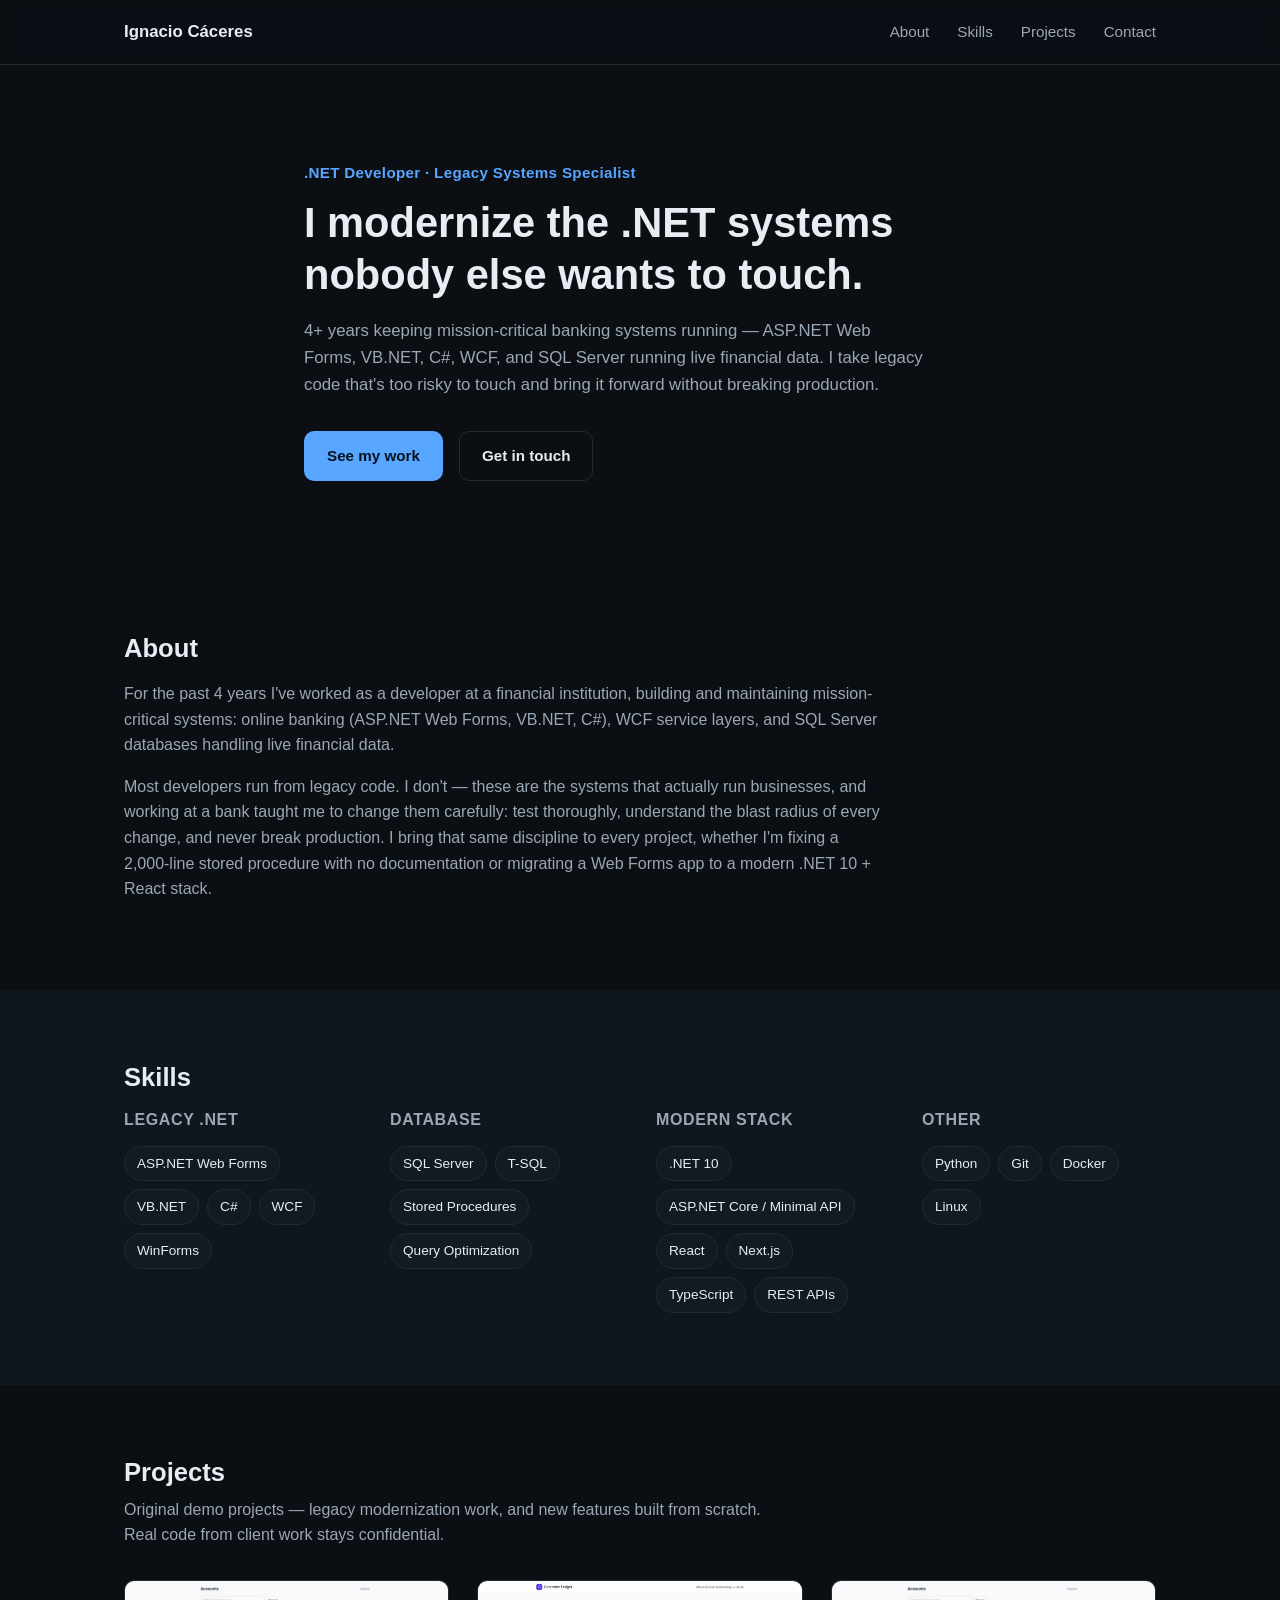
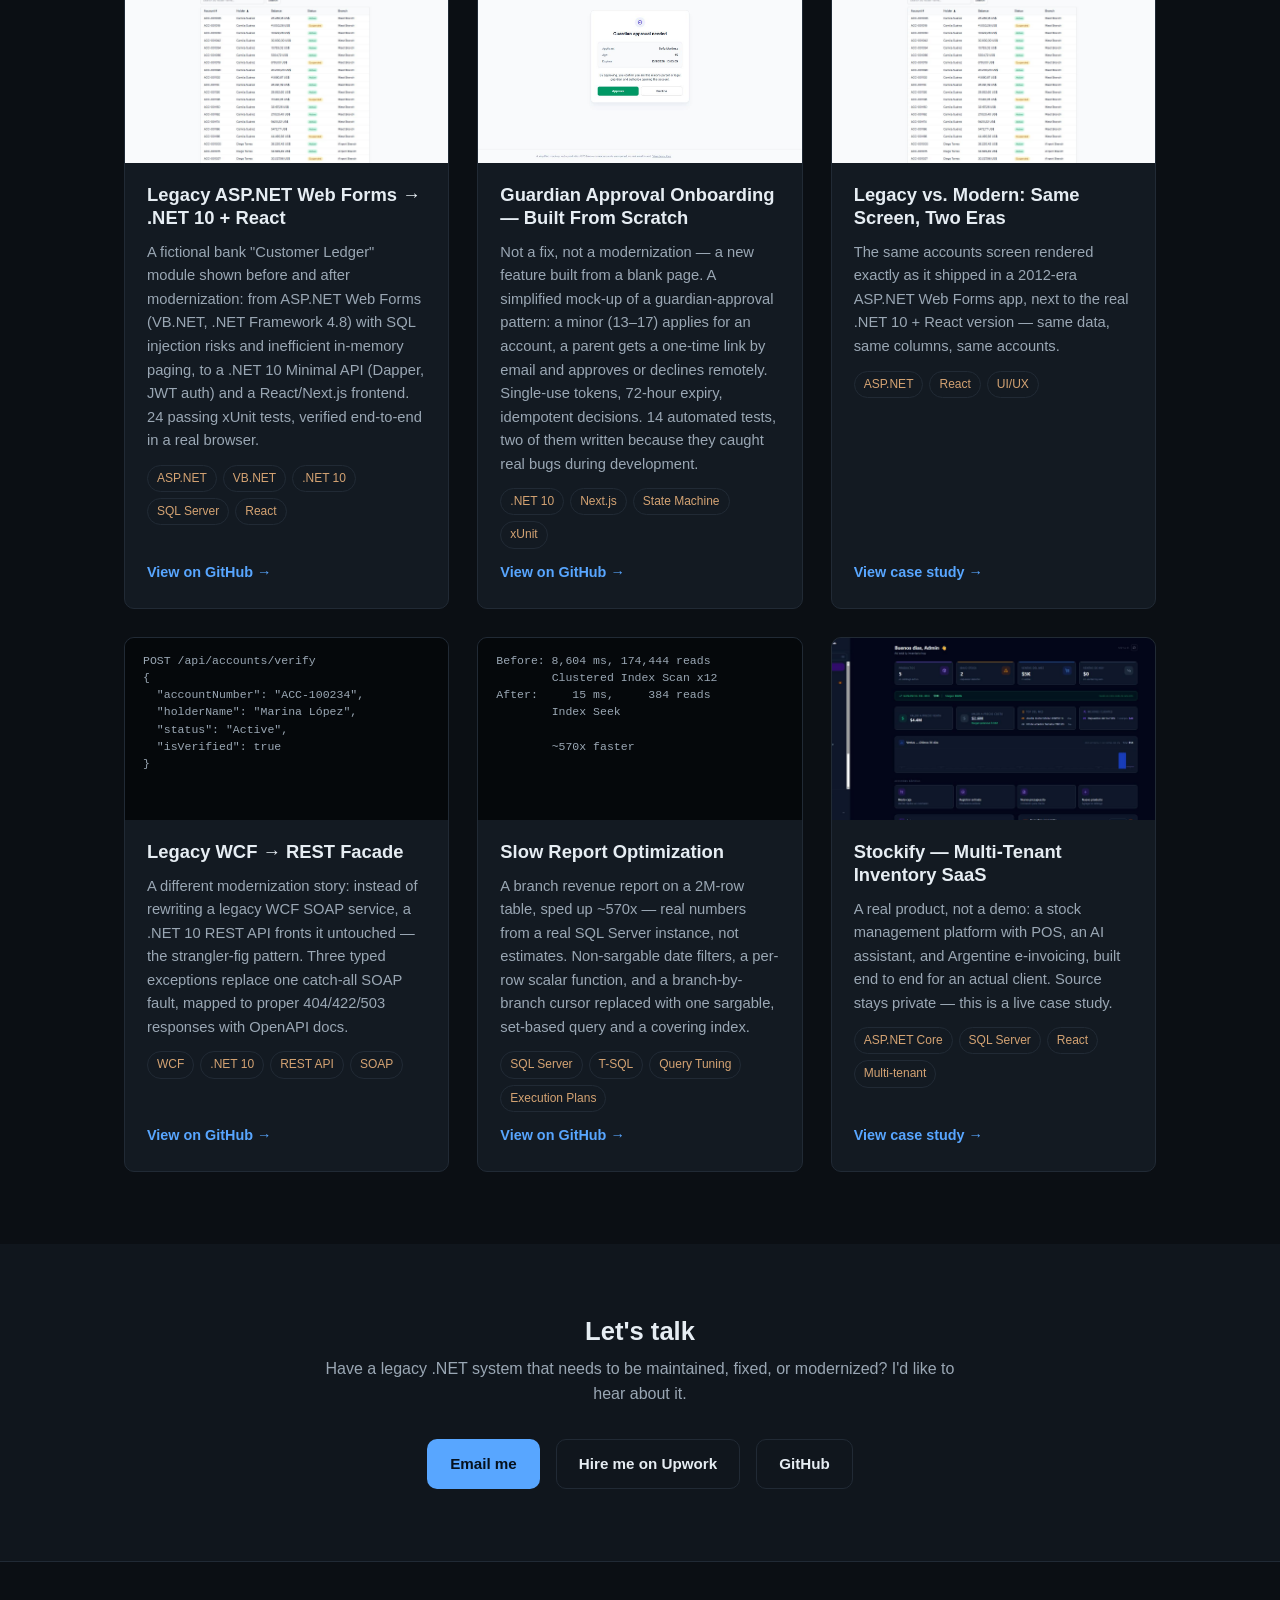
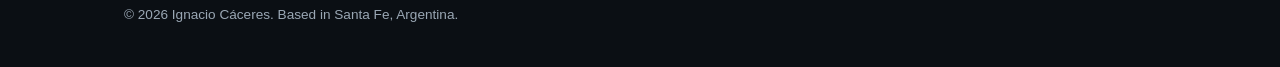
<file: index.html>
<!DOCTYPE html>
<html lang="en">
<head>
<meta charset="UTF-8">
<meta name="viewport" content="width=device-width, initial-scale=1.0">
<title>Ignacio Cáceres — .NET Developer | Legacy Systems Modernization</title>
<meta name="description" content="I maintain and modernize the .NET systems nobody else wants to touch. ASP.NET Web Forms, VB.NET, C#, SQL Server, and migrations to .NET 10 + React.">
<link rel="icon" type="image/svg+xml" href="assets/favicon.svg">
<meta property="og:type" content="website">
<meta property="og:title" content="Ignacio Cáceres — .NET Developer | Legacy Systems Modernization">
<meta property="og:description" content="I maintain and modernize the .NET systems nobody else wants to touch. ASP.NET Web Forms, VB.NET, C#, SQL Server, and migrations to .NET 10 + React.">
<meta property="og:image" content="https://nachocaceres.github.io/assets/images/project-legacy-modern.jpg">
<meta property="og:url" content="https://nachocaceres.github.io/">
<meta name="twitter:card" content="summary_large_image">
<meta name="twitter:title" content="Ignacio Cáceres — .NET Developer | Legacy Systems Modernization">
<meta name="twitter:description" content="I maintain and modernize the .NET systems nobody else wants to touch. ASP.NET Web Forms, VB.NET, C#, SQL Server, and migrations to .NET 10 + React.">
<meta name="twitter:image" content="https://nachocaceres.github.io/assets/images/project-legacy-modern.jpg">
<link rel="stylesheet" href="css/style.css">
</head>
<body>

<header class="site-header">
  <div class="container header-inner">
    <a href="#top" class="logo">Ignacio Cáceres</a>
    <nav class="nav">
      <a href="#about">About</a>
      <a href="#skills">Skills</a>
      <a href="#projects">Projects</a>
      <a href="#contact">Contact</a>
    </nav>
    <button class="nav-toggle" id="navToggle" aria-label="Toggle menu">
      <span></span><span></span><span></span>
    </button>
  </div>
</header>

<main>

  <section id="top" class="hero">
    <div class="container hero-inner">
      <p class="eyebrow">.NET Developer · Legacy Systems Specialist</p>
      <h1>I modernize the .NET systems nobody else wants to touch.</h1>
      <p class="hero-sub">
        4+ years keeping mission-critical banking systems running — ASP.NET Web Forms, VB.NET, C#, WCF,
        and SQL Server running live financial data. I take legacy code that's too risky to touch and
        bring it forward without breaking production.
      </p>
      <div class="hero-actions">
        <a href="#projects" class="btn btn-primary">See my work</a>
        <a href="#contact" class="btn btn-ghost">Get in touch</a>
      </div>
    </div>
  </section>

  <section id="about" class="section">
    <div class="container">
      <h2 class="section-title">About</h2>
      <div class="about-grid">
        <p>
          For the past 4 years I've worked as a developer at a financial institution, building and maintaining
          mission-critical systems: online banking (ASP.NET Web Forms, VB.NET, C#), WCF service layers, and
          SQL Server databases handling live financial data.
        </p>
        <p>
          Most developers run from legacy code. I don't — these are the systems that actually run businesses,
          and working at a bank taught me to change them carefully: test thoroughly, understand the blast radius
          of every change, and never break production. I bring that same discipline to every project, whether
          I'm fixing a 2,000-line stored procedure with no documentation or migrating a Web Forms app to a
          modern .NET 10 + React stack.
        </p>
      </div>
    </div>
  </section>

  <section id="skills" class="section section-alt">
    <div class="container">
      <h2 class="section-title">Skills</h2>
      <div class="skills-grid">
        <div class="skill-group">
          <h3>Legacy .NET</h3>
          <ul class="chip-list">
            <li>ASP.NET Web Forms</li>
            <li>VB.NET</li>
            <li>C#</li>
            <li>WCF</li>
            <li>WinForms</li>
          </ul>
        </div>
        <div class="skill-group">
          <h3>Database</h3>
          <ul class="chip-list">
            <li>SQL Server</li>
            <li>T-SQL</li>
            <li>Stored Procedures</li>
            <li>Query Optimization</li>
          </ul>
        </div>
        <div class="skill-group">
          <h3>Modern stack</h3>
          <ul class="chip-list">
            <li>.NET 10</li>
            <li>ASP.NET Core / Minimal API</li>
            <li>React</li>
            <li>Next.js</li>
            <li>TypeScript</li>
            <li>REST APIs</li>
          </ul>
        </div>
        <div class="skill-group">
          <h3>Other</h3>
          <ul class="chip-list">
            <li>Python</li>
            <li>Git</li>
            <li>Docker</li>
            <li>Linux</li>
          </ul>
        </div>
      </div>
    </div>
  </section>

  <section id="projects" class="section">
    <div class="container">
      <h2 class="section-title">Projects</h2>
      <p class="section-sub">Original demo projects — legacy modernization work, and new features built from scratch. Real code from client work stays confidential.</p>

      <div class="projects-grid">

        <article class="project-card">
          <div class="project-thumb">
            <img src="assets/images/project-legacy-modern.jpg" alt="Screenshot of the modernized Customer Ledger accounts screen">
          </div>
          <div class="project-body">
            <h3>Legacy ASP.NET Web Forms → .NET 10 + React</h3>
            <p>
              A fictional bank "Customer Ledger" module shown before and after modernization: from
              ASP.NET Web Forms (VB.NET, .NET Framework 4.8) with SQL injection risks and inefficient
              in-memory paging, to a .NET 10 Minimal API (Dapper, JWT auth) and a React/Next.js frontend.
              24 passing xUnit tests, verified end-to-end in a real browser.
            </p>
            <ul class="tag-list">
              <li>ASP.NET</li><li>VB.NET</li><li>.NET 10</li><li>SQL Server</li><li>React</li>
            </ul>
            <a href="https://github.com/nachocaceres/legacy-webforms-to-dotnet10" class="project-link" target="_blank" rel="noopener">View on GitHub →</a>
          </div>
        </article>

        <article class="project-card">
          <div class="project-thumb">
            <img src="projects/guardian-approval-onboarding/assets/approval.jpg" alt="Guardian approval screen for a minor's account application">
          </div>
          <div class="project-body">
            <h3>Guardian Approval Onboarding — Built From Scratch</h3>
            <p>
              Not a fix, not a modernization — a new feature built from a blank page. A simplified mock-up of a
              guardian-approval pattern: a minor (13–17) applies for an account, a parent gets a one-time link
              by email and approves or declines remotely. Single-use tokens, 72-hour expiry, idempotent
              decisions. 14 automated tests, two of them written because they caught real bugs during
              development.
            </p>
            <ul class="tag-list">
              <li>.NET 10</li><li>Next.js</li><li>State Machine</li><li>xUnit</li>
            </ul>
            <a href="https://github.com/nachocaceres/guardian-approval-onboarding" class="project-link" target="_blank" rel="noopener">View on GitHub →</a>
          </div>
        </article>

        <article class="project-card">
          <div class="project-thumb">
            <img src="projects/legacy-vs-modern/assets/modern-accounts.jpg" alt="Split comparison of the legacy and modernized accounts screen">
          </div>
          <div class="project-body">
            <h3>Legacy vs. Modern: Same Screen, Two Eras</h3>
            <p>
              The same accounts screen rendered exactly as it shipped in a 2012-era ASP.NET Web Forms app,
              next to the real .NET 10 + React version — same data, same columns, same accounts.
            </p>
            <ul class="tag-list">
              <li>ASP.NET</li><li>React</li><li>UI/UX</li>
            </ul>
            <a href="projects/legacy-vs-modern/index.html" class="project-link">View case study →</a>
          </div>
        </article>

        <article class="project-card">
          <div class="project-thumb project-thumb-code">
            <pre><code>POST /api/accounts/verify
{
  "accountNumber": "ACC-100234",
  "holderName": "Marina López",
  "status": "Active",
  "isVerified": true
}</code></pre>
          </div>
          <div class="project-body">
            <h3>Legacy WCF → REST Facade</h3>
            <p>
              A different modernization story: instead of rewriting a legacy WCF SOAP service, a .NET 10
              REST API fronts it untouched — the strangler-fig pattern. Three typed exceptions replace one
              catch-all SOAP fault, mapped to proper 404/422/503 responses with OpenAPI docs.
            </p>
            <ul class="tag-list">
              <li>WCF</li><li>.NET 10</li><li>REST API</li><li>SOAP</li>
            </ul>
            <a href="https://github.com/nachocaceres/wcf-to-rest-facade" class="project-link" target="_blank" rel="noopener">View on GitHub →</a>
          </div>
        </article>

        <article class="project-card">
          <div class="project-thumb project-thumb-code">
            <pre><code>Before: 8,604 ms, 174,444 reads
        Clustered Index Scan x12
After:     15 ms,     384 reads
        Index Seek

        ~570x faster</code></pre>
          </div>
          <div class="project-body">
            <h3>Slow Report Optimization</h3>
            <p>
              A branch revenue report on a 2M-row table, sped up ~570x — real numbers from a real SQL Server
              instance, not estimates. Non-sargable date filters, a per-row scalar function, and a
              branch-by-branch cursor replaced with one sargable, set-based query and a covering index.
            </p>
            <ul class="tag-list">
              <li>SQL Server</li><li>T-SQL</li><li>Query Tuning</li><li>Execution Plans</li>
            </ul>
            <a href="https://github.com/nachocaceres/slow-report-optimization" class="project-link" target="_blank" rel="noopener">View on GitHub →</a>
          </div>
        </article>

        <article class="project-card">
          <div class="project-thumb">
            <img src="projects/stockify-saas/assets/dashboard.jpg" alt="Stockify dashboard screenshot">
          </div>
          <div class="project-body">
            <h3>Stockify — Multi-Tenant Inventory SaaS</h3>
            <p>
              A real product, not a demo: a stock management platform with POS, an AI assistant, and Argentine
              e-invoicing, built end to end for an actual client. Source stays private — this is a live case study.
            </p>
            <ul class="tag-list">
              <li>ASP.NET Core</li><li>SQL Server</li><li>React</li><li>Multi-tenant</li>
            </ul>
            <a href="projects/stockify-saas/index.html" class="project-link">View case study →</a>
          </div>
        </article>

      </div>
    </div>
  </section>

  <section id="contact" class="section section-alt">
    <div class="container contact-inner">
      <h2 class="section-title">Let's talk</h2>
      <p class="section-sub">
        Have a legacy .NET system that needs to be maintained, fixed, or modernized? I'd like to hear about it.
      </p>
      <div class="contact-links">
        <a href="mailto:nachocaceres99@gmail.com" class="btn btn-primary">Email me</a>
        <a href="https://www.upwork.com/freelancers/~01cdbb230a85589834" class="btn btn-ghost" target="_blank" rel="noopener">Hire me on Upwork</a>
        <a href="https://github.com/nachocaceres" class="btn btn-ghost" target="_blank" rel="noopener">GitHub</a>
      </div>
    </div>
  </section>

</main>

<footer class="site-footer">
  <div class="container">
    <p>© <span id="year"></span> Ignacio Cáceres. Based in Santa Fe, Argentina.</p>
  </div>
</footer>

<script src="js/main.js"></script>
</body>
</html>
</file>
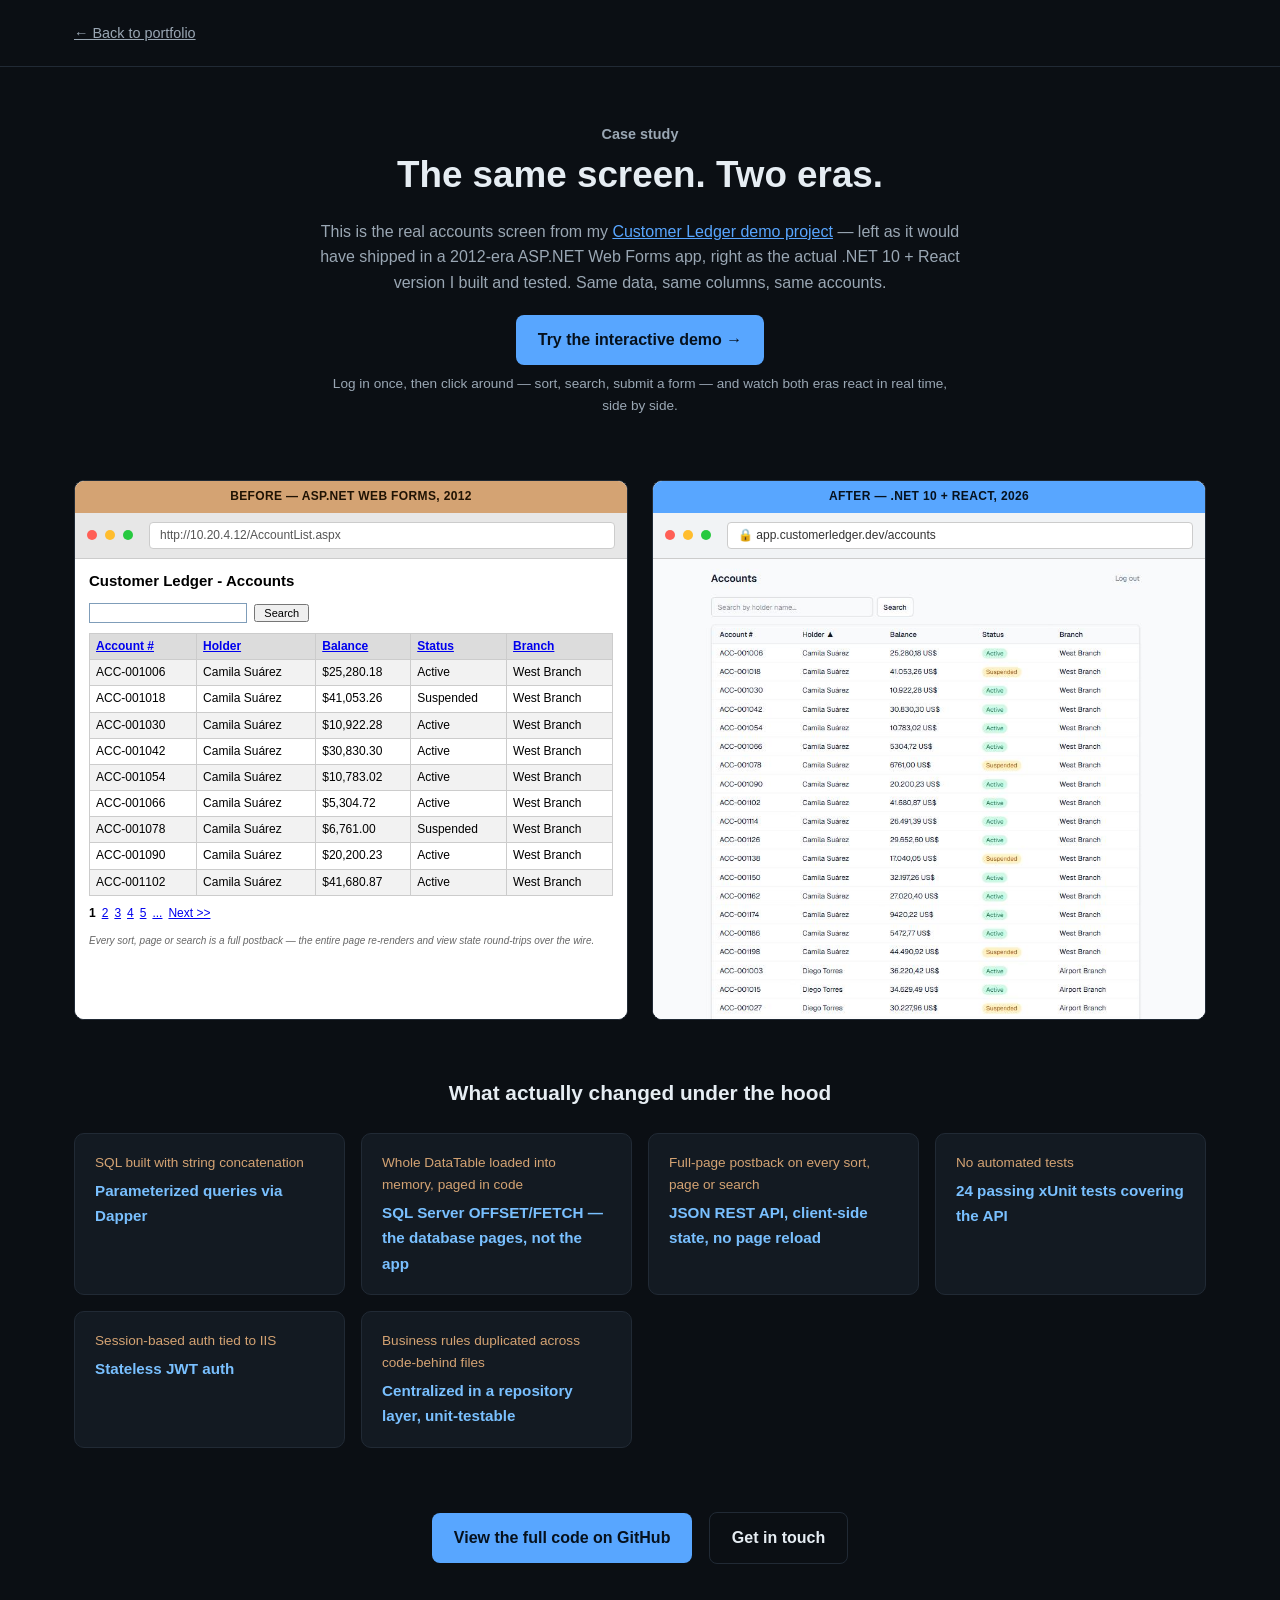
<file: projects/legacy-vs-modern/index.html>
<!DOCTYPE html>
<html lang="en">
<head>
<meta charset="UTF-8">
<meta name="viewport" content="width=device-width, initial-scale=1.0">
<title>Legacy vs. Modern: Same Screen, Two Eras — Ignacio Cáceres</title>
<meta name="description" content="The same bank accounts screen, rendered exactly as it shipped in 2012 ASP.NET Web Forms, next to its .NET 10 + React modernization.">
<style>
:root {
  --bg: #0b0f14;
  --bg-alt: #10161d;
  --card: #131a22;
  --border: #212a35;
  --text: #e6edf3;
  --text-muted: #9aa7b4;
  --accent: #58a6ff;
  --accent-strong: #79c0ff;
  --legacy: #d4a373;
}
* { box-sizing: border-box; }
body {
  margin: 0;
  background: var(--bg);
  color: var(--text);
  font-family: -apple-system, BlinkMacSystemFont, "Segoe UI", Roboto, Helvetica, Arial, sans-serif;
  line-height: 1.6;
}
.container { max-width: 1180px; margin: 0 auto; padding: 0 24px; }
a { color: var(--accent); }

.top {
  padding: 20px 0;
  border-bottom: 1px solid var(--border);
}
.back-link { font-size: 0.9rem; color: var(--text-muted); }
.back-link:hover { color: var(--accent); }

.intro { padding: 56px 0 32px; text-align: center; }
.eyebrow {
  color: var(--accent);
  font-weight: 600;
  font-size: 0.9rem;
  margin-bottom: 10px;
}
.intro h1 {
  font-size: clamp(1.6rem, 4vw, 2.3rem);
  margin: 0 0 14px;
}
.intro p {
  color: var(--text-muted);
  max-width: 640px;
  margin: 0 auto;
}

.compare {
  display: grid;
  grid-template-columns: 1fr 1fr;
  gap: 24px;
  padding: 32px 0 8px;
}
@media (max-width: 860px) {
  .compare { grid-template-columns: 1fr; }
}

.window {
  border-radius: 10px;
  overflow: hidden;
  border: 1px solid var(--border);
  background: #fff;
  display: flex;
  flex-direction: column;
}

.window-chrome {
  background: #e7e7e7;
  padding: 9px 12px;
  display: flex;
  align-items: center;
  gap: 8px;
  border-bottom: 1px solid #ccc;
}
.window.modern .window-chrome { background: #f1f3f5; }
.dot { width: 10px; height: 10px; border-radius: 50%; display: inline-block; }
.dot.r { background: #ff5f56; }
.dot.y { background: #ffbd2e; }
.dot.g { background: #27c93f; }
.window-url {
  margin-left: 8px;
  background: #fff;
  border: 1px solid #ccc;
  border-radius: 4px;
  padding: 3px 10px;
  font-size: 0.75rem;
  color: #555;
  font-family: Tahoma, Geneva, sans-serif;
  flex: 1;
  white-space: nowrap;
  overflow: hidden;
  text-overflow: ellipsis;
}
.window.modern .window-url { font-family: -apple-system, sans-serif; color: #333; }

.window-label {
  text-align: center;
  font-size: 0.75rem;
  padding: 6px;
  color: #fff;
  font-weight: 700;
  letter-spacing: 0.03em;
  text-transform: uppercase;
}
.window-label.legacy-tag { background: var(--legacy); color: #201304; }
.window-label.modern-tag { background: var(--accent); color: #06111d; }

.window-body {
  height: 460px;
  overflow: hidden;
  background: #fff;
}

.window-body img {
  width: 100%;
  height: 100%;
  object-fit: cover;
  object-position: top;
  display: block;
}

/* ---- Legacy (authentic) recreation ---- */
.legacy-app {
  font-family: Tahoma, Arial, sans-serif;
  font-size: 12px;
  color: #000;
  padding: 10px 14px;
  background: #fff;
}
.legacy-app h2 {
  font-size: 15px;
  font-weight: bold;
  margin: 0 0 10px;
  font-family: Tahoma, Arial, sans-serif;
}
.legacy-app .search-row {
  margin-bottom: 10px;
}
.legacy-app input[type="text"] {
  font-family: Tahoma, Arial, sans-serif;
  font-size: 12px;
  padding: 2px 3px;
  border: 1px solid #7f9db9;
}
.legacy-app input[type="submit"] {
  font-family: Tahoma, Arial, sans-serif;
  font-size: 11px;
  padding: 1px 8px;
  margin-left: 4px;
}
table.gv {
  border-collapse: collapse;
  width: 100%;
  font-size: 12px;
}
table.gv th, table.gv td {
  border: 1px solid #ccc;
  padding: 3px 6px;
  text-align: left;
  white-space: nowrap;
}
table.gv th {
  background: #dcdcdc;
  font-weight: normal;
}
table.gv th a {
  color: #0000ee;
  text-decoration: underline;
  font-weight: bold;
}
table.gv tr:nth-child(even) td {
  background: #f2f2f2;
}
.gv-pager {
  margin-top: 8px;
  font-size: 12px;
}
.gv-pager a {
  color: #0000ee;
  text-decoration: underline;
  margin-right: 6px;
}
.gv-pager span {
  font-weight: bold;
  margin-right: 6px;
}
.legacy-note {
  margin-top: 10px;
  font-size: 10px;
  color: #666;
  font-style: italic;
}

.diff {
  margin-top: 48px;
}
.diff h2 { font-size: 1.3rem; text-align: center; margin-bottom: 24px; }
.diff-grid {
  display: grid;
  grid-template-columns: repeat(auto-fit, minmax(260px, 1fr));
  gap: 16px;
  margin-bottom: 56px;
}
.diff-item {
  background: var(--card);
  border: 1px solid var(--border);
  border-radius: 10px;
  padding: 18px 20px;
}
.diff-item .before { color: var(--legacy); font-size: 0.85rem; display: block; margin-bottom: 4px; }
.diff-item .after { color: var(--accent-strong); font-size: 0.95rem; font-weight: 600; }
.diff-item .arrow { color: var(--text-muted); margin: 0 6px; }

.cta {
  text-align: center;
  padding: 8px 0 72px;
}
.btn {
  display: inline-block;
  padding: 12px 22px;
  border-radius: 8px;
  font-weight: 600;
  background: var(--accent);
  color: #06111d;
  text-decoration: none;
  margin: 0 6px;
}
.btn.ghost {
  background: transparent;
  border: 1px solid var(--border);
  color: var(--text);
}
</style>
</head>
<body>

<div class="top">
  <div class="container">
    <a href="../../index.html" class="back-link">← Back to portfolio</a>
  </div>
</div>

<section class="intro">
  <div class="container">
    <p class="eyebrow">Case study</p>
    <h1>The same screen. Two eras.</h1>
    <p>
      This is the real accounts screen from my <a href="https://github.com/nachocaceres/legacy-webforms-to-dotnet10" target="_blank" rel="noopener">Customer Ledger demo project</a> —
      left as it would have shipped in a 2012-era ASP.NET Web Forms app, right as the actual .NET 10 + React
      version I built and tested. Same data, same columns, same accounts.
    </p>
    <p style="margin-top:20px;">
      <a href="https://legacy-vs-modern-demo-56jlnqskn.vercel.app" target="_blank" rel="noopener" class="btn">Try the interactive demo →</a>
    </p>
    <p style="color:var(--text-muted); font-size:0.85rem; margin-top:8px;">Log in once, then click around — sort, search, submit a form — and watch both eras react in real time, side by side.</p>
  </div>
</section>

<div class="container">
  <div class="compare">

    <div class="window">
      <div class="window-label legacy-tag">Before — ASP.NET Web Forms, 2012</div>
      <div class="window-chrome">
        <span class="dot r"></span><span class="dot y"></span><span class="dot g"></span>
        <span class="window-url">http://10.20.4.12/AccountList.aspx</span>
      </div>
      <div class="window-body">
        <div class="legacy-app">
          <h2>Customer Ledger - Accounts</h2>
          <div class="search-row">
            <input type="text" value="" size="20" />
            <input type="submit" value="Search" />
          </div>
          <table class="gv">
            <tr>
              <th><a href="#">Account #</a></th>
              <th><a href="#">Holder</a></th>
              <th><a href="#">Balance</a></th>
              <th><a href="#">Status</a></th>
              <th><a href="#">Branch</a></th>
            </tr>
            <tr><td>ACC-001006</td><td>Camila Suárez</td><td>$25,280.18</td><td>Active</td><td>West Branch</td></tr>
            <tr><td>ACC-001018</td><td>Camila Suárez</td><td>$41,053.26</td><td>Suspended</td><td>West Branch</td></tr>
            <tr><td>ACC-001030</td><td>Camila Suárez</td><td>$10,922.28</td><td>Active</td><td>West Branch</td></tr>
            <tr><td>ACC-001042</td><td>Camila Suárez</td><td>$30,830.30</td><td>Active</td><td>West Branch</td></tr>
            <tr><td>ACC-001054</td><td>Camila Suárez</td><td>$10,783.02</td><td>Active</td><td>West Branch</td></tr>
            <tr><td>ACC-001066</td><td>Camila Suárez</td><td>$5,304.72</td><td>Active</td><td>West Branch</td></tr>
            <tr><td>ACC-001078</td><td>Camila Suárez</td><td>$6,761.00</td><td>Suspended</td><td>West Branch</td></tr>
            <tr><td>ACC-001090</td><td>Camila Suárez</td><td>$20,200.23</td><td>Active</td><td>West Branch</td></tr>
            <tr><td>ACC-001102</td><td>Camila Suárez</td><td>$41,680.87</td><td>Active</td><td>West Branch</td></tr>
          </table>
          <div class="gv-pager">
            <span>1</span><a href="#">2</a><a href="#">3</a><a href="#">4</a><a href="#">5</a><a href="#">...</a><a href="#">Next &gt;&gt;</a>
          </div>
          <p class="legacy-note">Every sort, page or search is a full postback — the entire page re-renders and view state round-trips over the wire.</p>
        </div>
      </div>
    </div>

    <div class="window modern">
      <div class="window-label modern-tag">After — .NET 10 + React, 2026</div>
      <div class="window-chrome">
        <span class="dot r"></span><span class="dot y"></span><span class="dot g"></span>
        <span class="window-url">🔒 app.customerledger.dev/accounts</span>
      </div>
      <div class="window-body">
        <img src="assets/modern-accounts.jpg" alt="Modern React accounts screen, same data">
      </div>
    </div>

  </div>
</div>

<section class="diff">
  <div class="container">
    <h2>What actually changed under the hood</h2>
    <div class="diff-grid">
      <div class="diff-item">
        <span class="before">SQL built with string concatenation</span>
        <span class="after">Parameterized queries via Dapper</span>
      </div>
      <div class="diff-item">
        <span class="before">Whole DataTable loaded into memory, paged in code</span>
        <span class="after">SQL Server OFFSET/FETCH — the database pages, not the app</span>
      </div>
      <div class="diff-item">
        <span class="before">Full-page postback on every sort, page or search</span>
        <span class="after">JSON REST API, client-side state, no page reload</span>
      </div>
      <div class="diff-item">
        <span class="before">No automated tests</span>
        <span class="after">24 passing xUnit tests covering the API</span>
      </div>
      <div class="diff-item">
        <span class="before">Session-based auth tied to IIS</span>
        <span class="after">Stateless JWT auth</span>
      </div>
      <div class="diff-item">
        <span class="before">Business rules duplicated across code-behind files</span>
        <span class="after">Centralized in a repository layer, unit-testable</span>
      </div>
    </div>
  </div>
</section>

<div class="cta">
  <a href="https://github.com/nachocaceres/legacy-webforms-to-dotnet10" class="btn" target="_blank" rel="noopener">View the full code on GitHub</a>
  <a href="../../index.html#contact" class="btn ghost">Get in touch</a>
</div>

</body>
</html>
</file>
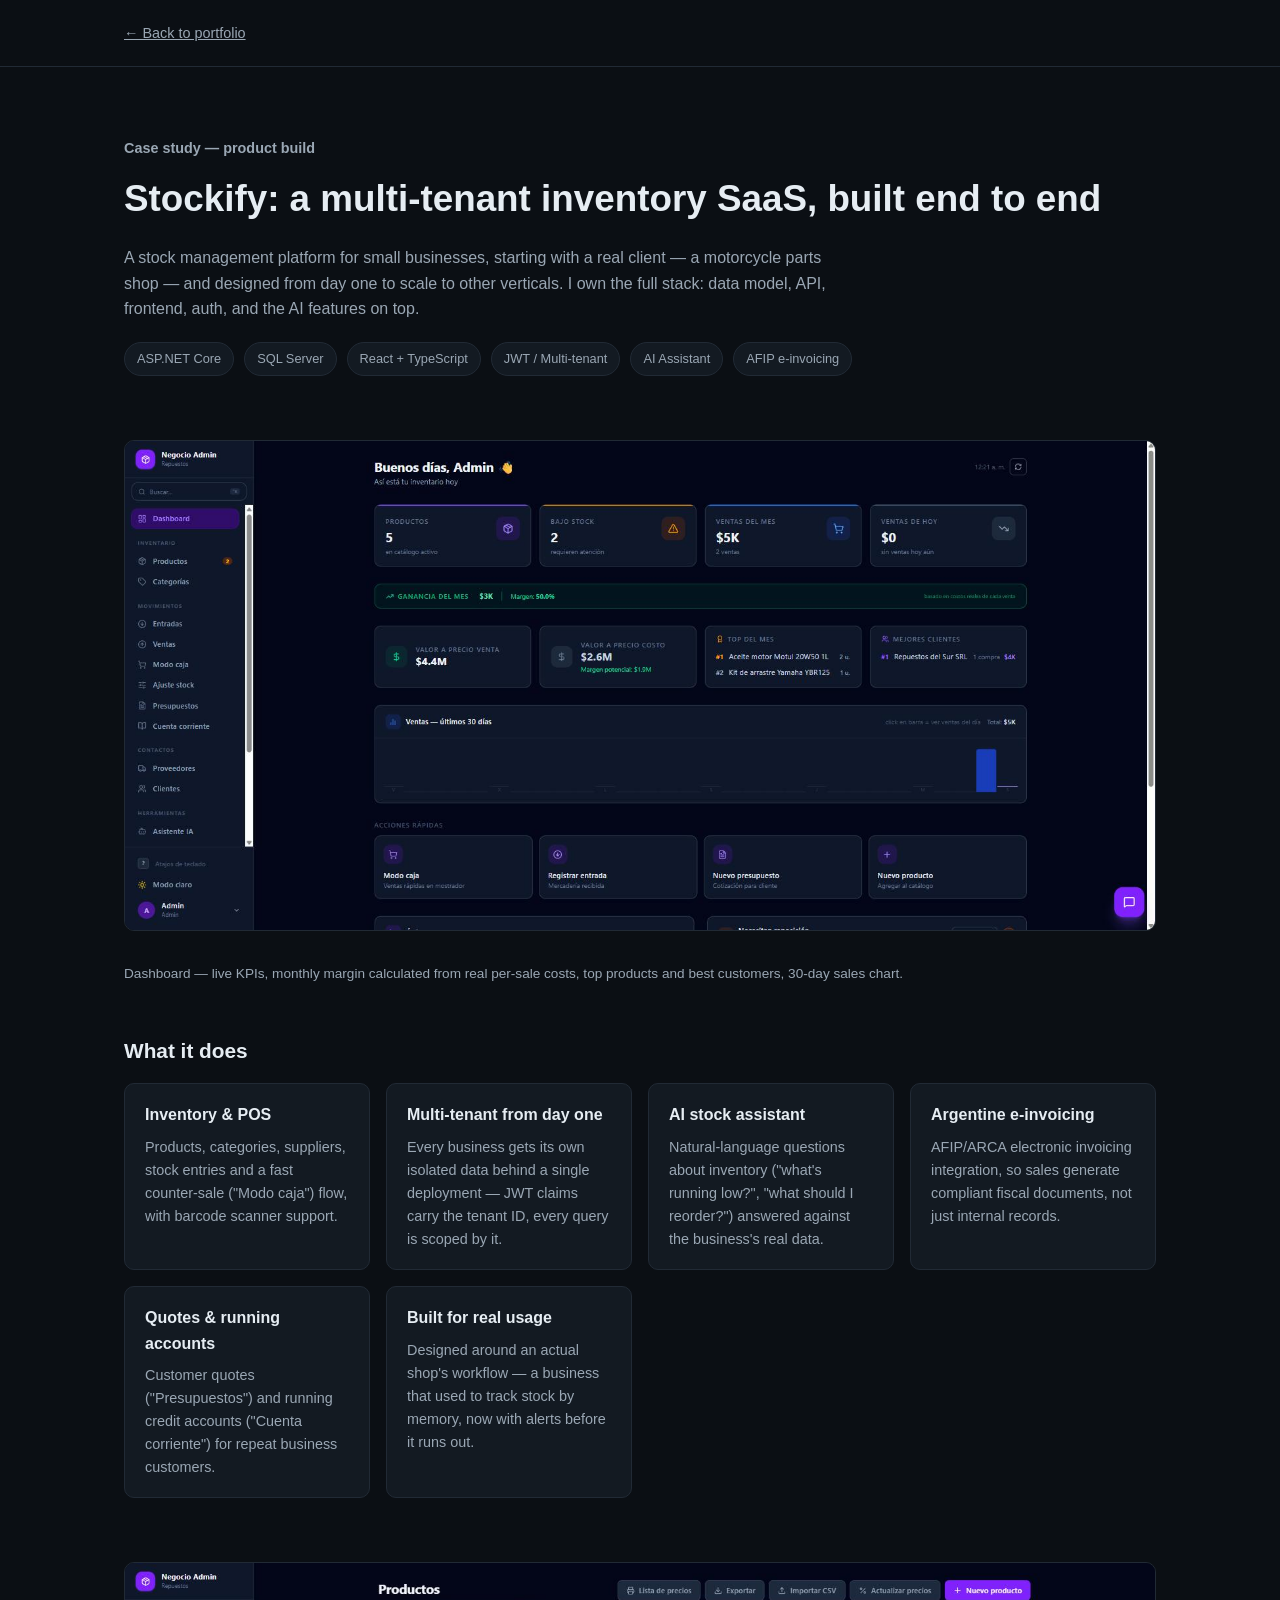
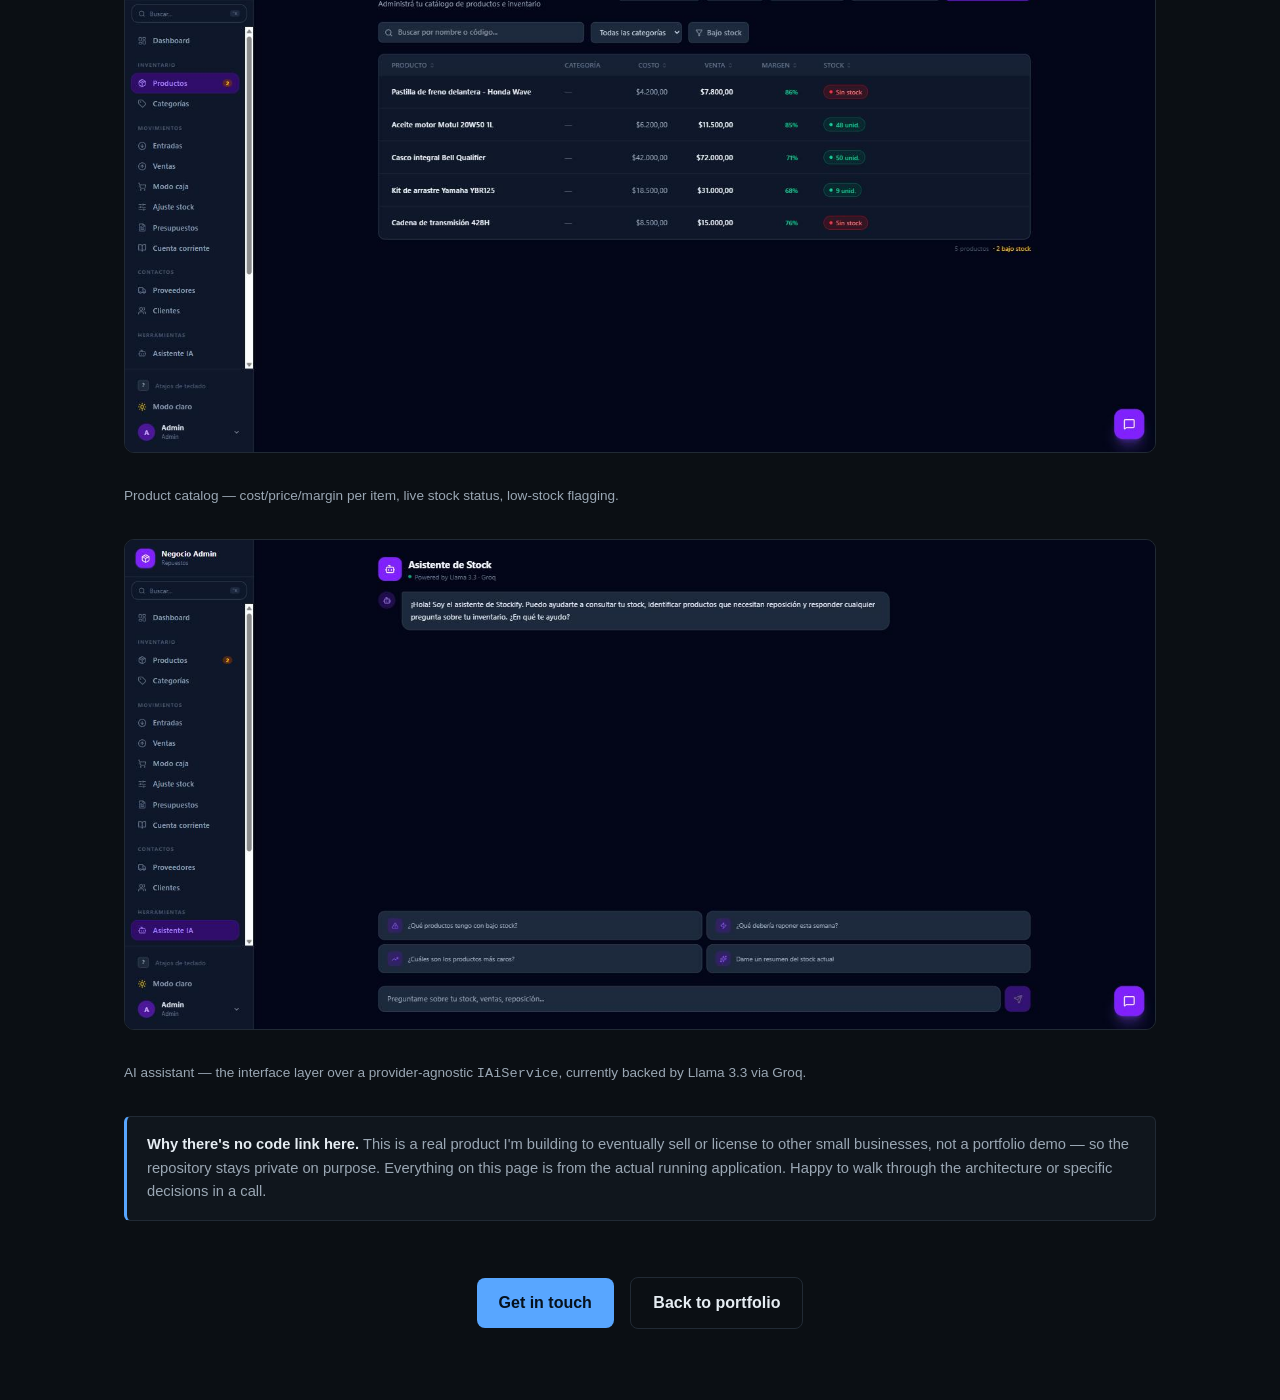
<file: projects/stockify-saas/index.html>
<!DOCTYPE html>
<html lang="en">
<head>
<meta charset="UTF-8">
<meta name="viewport" content="width=device-width, initial-scale=1.0">
<title>Stockify — Multi-Tenant Inventory SaaS — Ignacio Cáceres</title>
<meta name="description" content="A multi-tenant inventory management SaaS with POS, AI assistant and Argentine e-invoicing, built end to end.">
<style>
:root {
  --bg: #0b0f14;
  --bg-alt: #10161d;
  --card: #131a22;
  --border: #212a35;
  --text: #e6edf3;
  --text-muted: #9aa7b4;
  --accent: #58a6ff;
  --accent-strong: #79c0ff;
}
* { box-sizing: border-box; }
body {
  margin: 0;
  background: var(--bg);
  color: var(--text);
  font-family: -apple-system, BlinkMacSystemFont, "Segoe UI", Roboto, Helvetica, Arial, sans-serif;
  line-height: 1.6;
}
.container { max-width: 1080px; margin: 0 auto; padding: 0 24px; }
a { color: var(--accent); }

.top { padding: 20px 0; border-bottom: 1px solid var(--border); }
.back-link { font-size: 0.9rem; color: var(--text-muted); }
.back-link:hover { color: var(--accent); }

.intro { padding: 56px 0 24px; }
.eyebrow { color: var(--accent); font-weight: 600; font-size: 0.9rem; margin-bottom: 10px; }
.intro h1 { font-size: clamp(1.6rem, 4vw, 2.3rem); margin: 0 0 14px; }
.intro p { color: var(--text-muted); max-width: 720px; }

.badge-row {
  display: flex;
  gap: 10px;
  flex-wrap: wrap;
  margin: 20px 0 8px;
}
.badge {
  font-size: 0.8rem;
  background: var(--card);
  border: 1px solid var(--border);
  padding: 6px 12px;
  border-radius: 999px;
  color: var(--text-muted);
}

.shot {
  margin: 32px 0;
  border-radius: 10px;
  overflow: hidden;
  border: 1px solid var(--border);
}
.shot img { width: 100%; display: block; }
.shot-caption {
  font-size: 0.85rem;
  color: var(--text-muted);
  margin: 10px 0 0;
}

.section { padding: 32px 0; }
.section h2 { font-size: 1.3rem; margin-bottom: 16px; }

.grid {
  display: grid;
  grid-template-columns: repeat(auto-fit, minmax(240px, 1fr));
  gap: 16px;
}
.grid-item {
  background: var(--card);
  border: 1px solid var(--border);
  border-radius: 10px;
  padding: 18px 20px;
}
.grid-item h3 { font-size: 1rem; margin: 0 0 8px; }
.grid-item p { color: var(--text-muted); font-size: 0.9rem; margin: 0; }

.note {
  background: var(--bg-alt);
  border: 1px solid var(--border);
  border-left: 3px solid var(--accent);
  border-radius: 6px;
  padding: 16px 20px;
  color: var(--text-muted);
  font-size: 0.92rem;
  margin: 32px 0;
}
.note strong { color: var(--text); }

.cta { text-align: center; padding: 24px 0 72px; }
.btn {
  display: inline-block;
  padding: 12px 22px;
  border-radius: 8px;
  font-weight: 600;
  background: var(--accent);
  color: #06111d;
  text-decoration: none;
  margin: 0 6px;
}
.btn.ghost { background: transparent; border: 1px solid var(--border); color: var(--text); }
</style>
</head>
<body>

<div class="top">
  <div class="container">
    <a href="../../index.html" class="back-link">← Back to portfolio</a>
  </div>
</div>

<section class="intro">
  <div class="container">
    <p class="eyebrow">Case study — product build</p>
    <h1>Stockify: a multi-tenant inventory SaaS, built end to end</h1>
    <p>
      A stock management platform for small businesses, starting with a real client — a motorcycle parts shop —
      and designed from day one to scale to other verticals. I own the full stack: data model, API, frontend,
      auth, and the AI features on top.
    </p>
    <div class="badge-row">
      <span class="badge">ASP.NET Core</span>
      <span class="badge">SQL Server</span>
      <span class="badge">React + TypeScript</span>
      <span class="badge">JWT / Multi-tenant</span>
      <span class="badge">AI Assistant</span>
      <span class="badge">AFIP e-invoicing</span>
    </div>
  </div>
</section>

<div class="container">
  <div class="shot">
    <img src="assets/dashboard.jpg" alt="Stockify dashboard showing KPIs, monthly profit, top products and a sales chart">
  </div>
  <p class="shot-caption">Dashboard — live KPIs, monthly margin calculated from real per-sale costs, top products and best customers, 30-day sales chart.</p>
</div>

<section class="section">
  <div class="container">
    <h2>What it does</h2>
    <div class="grid">
      <div class="grid-item">
        <h3>Inventory &amp; POS</h3>
        <p>Products, categories, suppliers, stock entries and a fast counter-sale ("Modo caja") flow, with barcode scanner support.</p>
      </div>
      <div class="grid-item">
        <h3>Multi-tenant from day one</h3>
        <p>Every business gets its own isolated data behind a single deployment — JWT claims carry the tenant ID, every query is scoped by it.</p>
      </div>
      <div class="grid-item">
        <h3>AI stock assistant</h3>
        <p>Natural-language questions about inventory ("what's running low?", "what should I reorder?") answered against the business's real data.</p>
      </div>
      <div class="grid-item">
        <h3>Argentine e-invoicing</h3>
        <p>AFIP/ARCA electronic invoicing integration, so sales generate compliant fiscal documents, not just internal records.</p>
      </div>
      <div class="grid-item">
        <h3>Quotes &amp; running accounts</h3>
        <p>Customer quotes ("Presupuestos") and running credit accounts ("Cuenta corriente") for repeat business customers.</p>
      </div>
      <div class="grid-item">
        <h3>Built for real usage</h3>
        <p>Designed around an actual shop's workflow — a business that used to track stock by memory, now with alerts before it runs out.</p>
      </div>
    </div>
  </div>
</section>

<div class="container">
  <div class="shot">
    <img src="assets/productos.jpg" alt="Stockify product catalog with cost, price, margin and stock status columns">
  </div>
  <p class="shot-caption">Product catalog — cost/price/margin per item, live stock status, low-stock flagging.</p>
</div>

<div class="container">
  <div class="shot">
    <img src="assets/asistente.jpg" alt="Stockify AI assistant chat interface for natural-language inventory questions">
  </div>
  <p class="shot-caption">AI assistant — the interface layer over a provider-agnostic <code>IAiService</code>, currently backed by Llama 3.3 via Groq.</p>
</div>

<div class="container">
  <div class="note">
    <strong>Why there's no code link here.</strong> This is a real product I'm building to eventually sell or
    license to other small businesses, not a portfolio demo — so the repository stays private on purpose. Everything
    on this page is from the actual running application. Happy to walk through the architecture or specific
    decisions in a call.
  </div>
</div>

<div class="cta">
  <a href="../../index.html#contact" class="btn">Get in touch</a>
  <a href="../../index.html" class="btn ghost">Back to portfolio</a>
</div>

</body>
</html>
</file>
<file: css/style.css>
:root {
  --bg: #0b0f14;
  --bg-alt: #10161d;
  --card: #131a22;
  --border: #212a35;
  --text: #e6edf3;
  --text-muted: #9aa7b4;
  --accent: #58a6ff;
  --accent-strong: #79c0ff;
  --legacy: #d4a373;
  --radius: 10px;
  --max-width: 1080px;
}

* { box-sizing: border-box; }

html { scroll-behavior: smooth; }

body {
  margin: 0;
  background: var(--bg);
  color: var(--text);
  font-family: -apple-system, BlinkMacSystemFont, "Segoe UI", Roboto, Helvetica, Arial, sans-serif;
  line-height: 1.6;
}

.container {
  max-width: var(--max-width);
  margin: 0 auto;
  padding: 0 24px;
}

a { color: var(--accent); text-decoration: none; }
a:hover { color: var(--accent-strong); }

h1, h2, h3 { line-height: 1.25; margin: 0 0 16px; }

/* Header */

.site-header {
  position: sticky;
  top: 0;
  z-index: 50;
  background: rgba(11, 15, 20, 0.85);
  backdrop-filter: blur(8px);
  border-bottom: 1px solid var(--border);
}

.header-inner {
  display: flex;
  align-items: center;
  justify-content: space-between;
  height: 64px;
}

.logo {
  font-weight: 700;
  color: var(--text);
  font-size: 1.05rem;
}
.logo:hover { color: var(--accent); }

.nav {
  display: flex;
  gap: 28px;
}

.nav a {
  color: var(--text-muted);
  font-size: 0.95rem;
}
.nav a:hover { color: var(--text); }

.nav-toggle {
  display: none;
  flex-direction: column;
  justify-content: center;
  gap: 5px;
  background: none;
  border: none;
  cursor: pointer;
  padding: 8px;
}
.nav-toggle span {
  width: 22px;
  height: 2px;
  background: var(--text);
  display: block;
}

/* Hero */

.hero {
  padding: 96px 0 80px;
}

.hero-inner { max-width: 720px; }

.eyebrow {
  color: var(--accent);
  font-weight: 600;
  letter-spacing: 0.02em;
  margin: 0 0 12px;
  font-size: 0.95rem;
}

.hero h1 {
  font-size: clamp(1.8rem, 4vw, 2.6rem);
}

.hero-sub {
  color: var(--text-muted);
  font-size: 1.05rem;
  max-width: 620px;
}

.hero-actions {
  display: flex;
  gap: 16px;
  margin-top: 32px;
  flex-wrap: wrap;
}

.btn {
  display: inline-block;
  padding: 12px 22px;
  border-radius: var(--radius);
  font-weight: 600;
  font-size: 0.95rem;
  border: 1px solid transparent;
}

.btn-primary {
  background: var(--accent);
  color: #06111d;
}
.btn-primary:hover { background: var(--accent-strong); color: #06111d; }

.btn-ghost {
  border-color: var(--border);
  color: var(--text);
}
.btn-ghost:hover { border-color: var(--accent); color: var(--accent); }

/* Sections */

.section { padding: 72px 0; }
.section-alt { background: var(--bg-alt); }

.section-title {
  font-size: 1.6rem;
}

.section-sub {
  color: var(--text-muted);
  max-width: 640px;
  margin: -8px 0 32px;
}

.about-grid p {
  color: var(--text-muted);
  max-width: 760px;
}

/* Skills */

.skills-grid {
  display: grid;
  grid-template-columns: repeat(auto-fit, minmax(200px, 1fr));
  gap: 32px;
}

.skill-group h3 {
  font-size: 1rem;
  color: var(--text-muted);
  text-transform: uppercase;
  letter-spacing: 0.04em;
  font-weight: 600;
}

.chip-list {
  list-style: none;
  padding: 0;
  margin: 0;
  display: flex;
  flex-wrap: wrap;
  gap: 8px;
}

.chip-list li {
  background: var(--card);
  border: 1px solid var(--border);
  padding: 6px 12px;
  border-radius: 999px;
  font-size: 0.85rem;
}

/* Projects */

.projects-grid {
  display: grid;
  grid-template-columns: repeat(auto-fit, minmax(320px, 1fr));
  gap: 28px;
}

.project-card {
  background: var(--card);
  border: 1px solid var(--border);
  border-radius: var(--radius);
  overflow: hidden;
  display: flex;
  flex-direction: column;
}

.project-thumb {
  aspect-ratio: 16 / 9;
  overflow: hidden;
  background: var(--bg-alt);
}

.project-thumb img {
  width: 100%;
  height: 100%;
  object-fit: cover;
  display: block;
}

.project-thumb-code {
  background: #05080b;
  padding: 14px 18px;
  display: flex;
  align-items: flex-start;
}

.project-thumb-code pre {
  margin: 0;
  font-family: "SFMono-Regular", Consolas, "Liberation Mono", Menlo, monospace;
  font-size: 0.72rem;
  line-height: 1.5;
  color: #9aa7b4;
  white-space: pre-wrap;
  overflow: hidden;
}

.project-thumb-code code { color: inherit; }

.project-thumb-placeholder {
  display: flex;
  align-items: center;
  justify-content: center;
  color: var(--text-muted);
  font-size: 0.9rem;
  background:
    repeating-linear-gradient(45deg, var(--bg-alt), var(--bg-alt) 10px, var(--card) 10px, var(--card) 20px);
}

.project-body {
  padding: 20px 22px 24px;
  display: flex;
  flex-direction: column;
  gap: 12px;
  flex: 1;
}

.project-body h3 { font-size: 1.15rem; margin-bottom: 0; }

.project-body p {
  color: var(--text-muted);
  font-size: 0.92rem;
  margin: 0;
}

.tag-list {
  list-style: none;
  padding: 0;
  margin: 0;
  display: flex;
  flex-wrap: wrap;
  gap: 6px;
}

.tag-list li {
  font-size: 0.75rem;
  color: var(--legacy);
  border: 1px solid var(--border);
  padding: 3px 9px;
  border-radius: 999px;
}

.project-link {
  margin-top: auto;
  font-weight: 600;
  font-size: 0.9rem;
}

.project-link-disabled {
  color: var(--text-muted);
  cursor: default;
}

/* Contact */

.contact-inner { text-align: center; }
.contact-inner .section-sub { margin-left: auto; margin-right: auto; }

.contact-links {
  display: flex;
  gap: 16px;
  justify-content: center;
  flex-wrap: wrap;
}

/* Footer */

.site-footer {
  border-top: 1px solid var(--border);
  padding: 28px 0;
  color: var(--text-muted);
  font-size: 0.85rem;
}

/* Responsive */

@media (max-width: 720px) {
  .nav { display: none; }
  .nav-toggle { display: flex; }

  .nav.open {
    display: flex;
    flex-direction: column;
    position: absolute;
    top: 64px;
    left: 0;
    right: 0;
    background: var(--bg);
    border-bottom: 1px solid var(--border);
    padding: 16px 24px;
    gap: 16px;
  }
}
</file>
